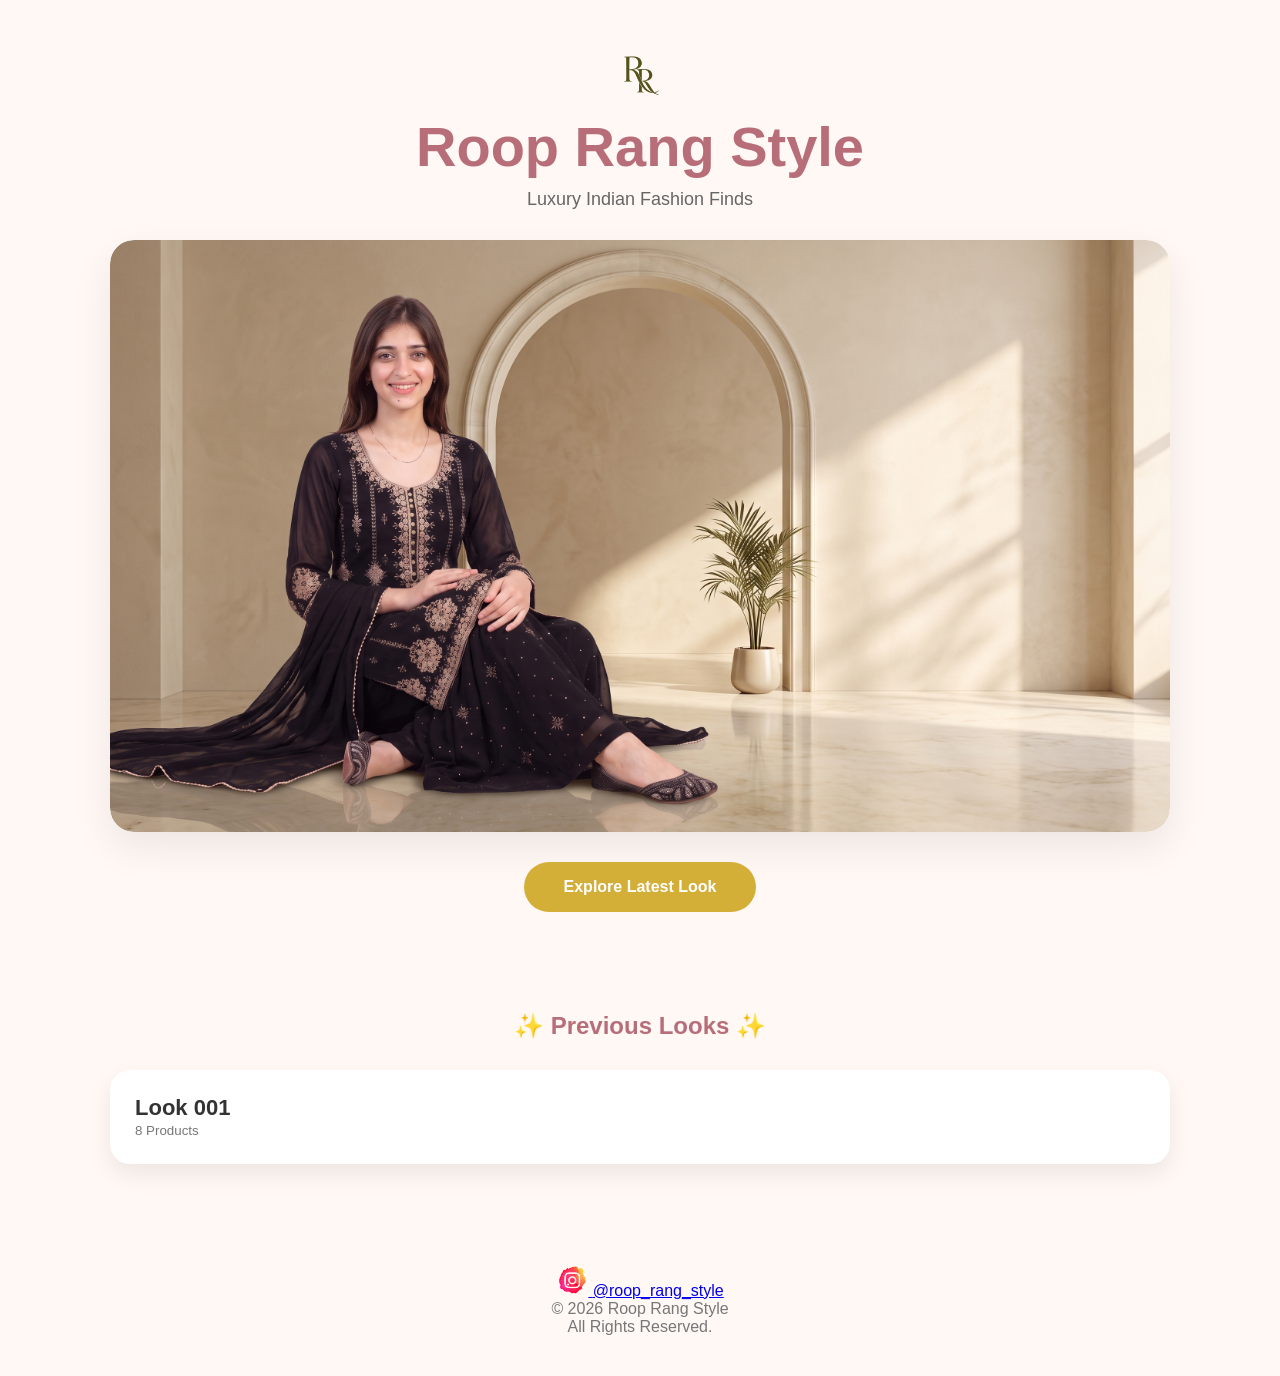
<file: index.html>
<!DOCTYPE html>
<html lang="hi">
<head>
  <link rel="icon" href="favicon.png">
  <meta charset="UTF-8" />
  <meta name="viewport" content="width=device-width, initial-scale=1.0" />
  <title>Roop Rang Style</title>
  <link rel="stylesheet" href="style.css" />
</head>
<body>

  <header class="hero">
  <div class="brand">
  <img src="rr-logo.png" alt="Rang Roop Style Logo" class="brand-logo" width="70" height="70">
    <div>
      <h1>Roop Rang Style</h1>
      <p>Luxury Indian Fashion Finds</p>
    </div>
  </div>

    <div class="hero-card">
      <img src="images/hero-banner.jpg" alt="Roop Rang Style Hero Banner">
    </div>

    <a href="look001.html" class="main-btn">Explore Latest Look</a>
  </header>

  <section class="looks">
    <h2>✨ Previous Looks ✨</h2>

    <div class="look-grid">
      <a href="look001.html" class="look-card">
        <span>Look 001</span>
        <small>8 Products</small>
      </a>

      
    </div>
  </section>

  

  <footer class="footer">

  <div class="footer-social">
    <a href="https://instagram.com/roop_rang_style" target="_blank">
      <img src="images/instagram.png" alt="Instagram" style="width:32px;height:32px;max-width:32px;max-height:32px;object-fit:contain;">
      <span>@roop_rang_style</span>
    </a>
  </div>

  <p>
    © 2026 Roop Rang Style<br>
    All Rights Reserved.
  </p>

  </footer>
</file>
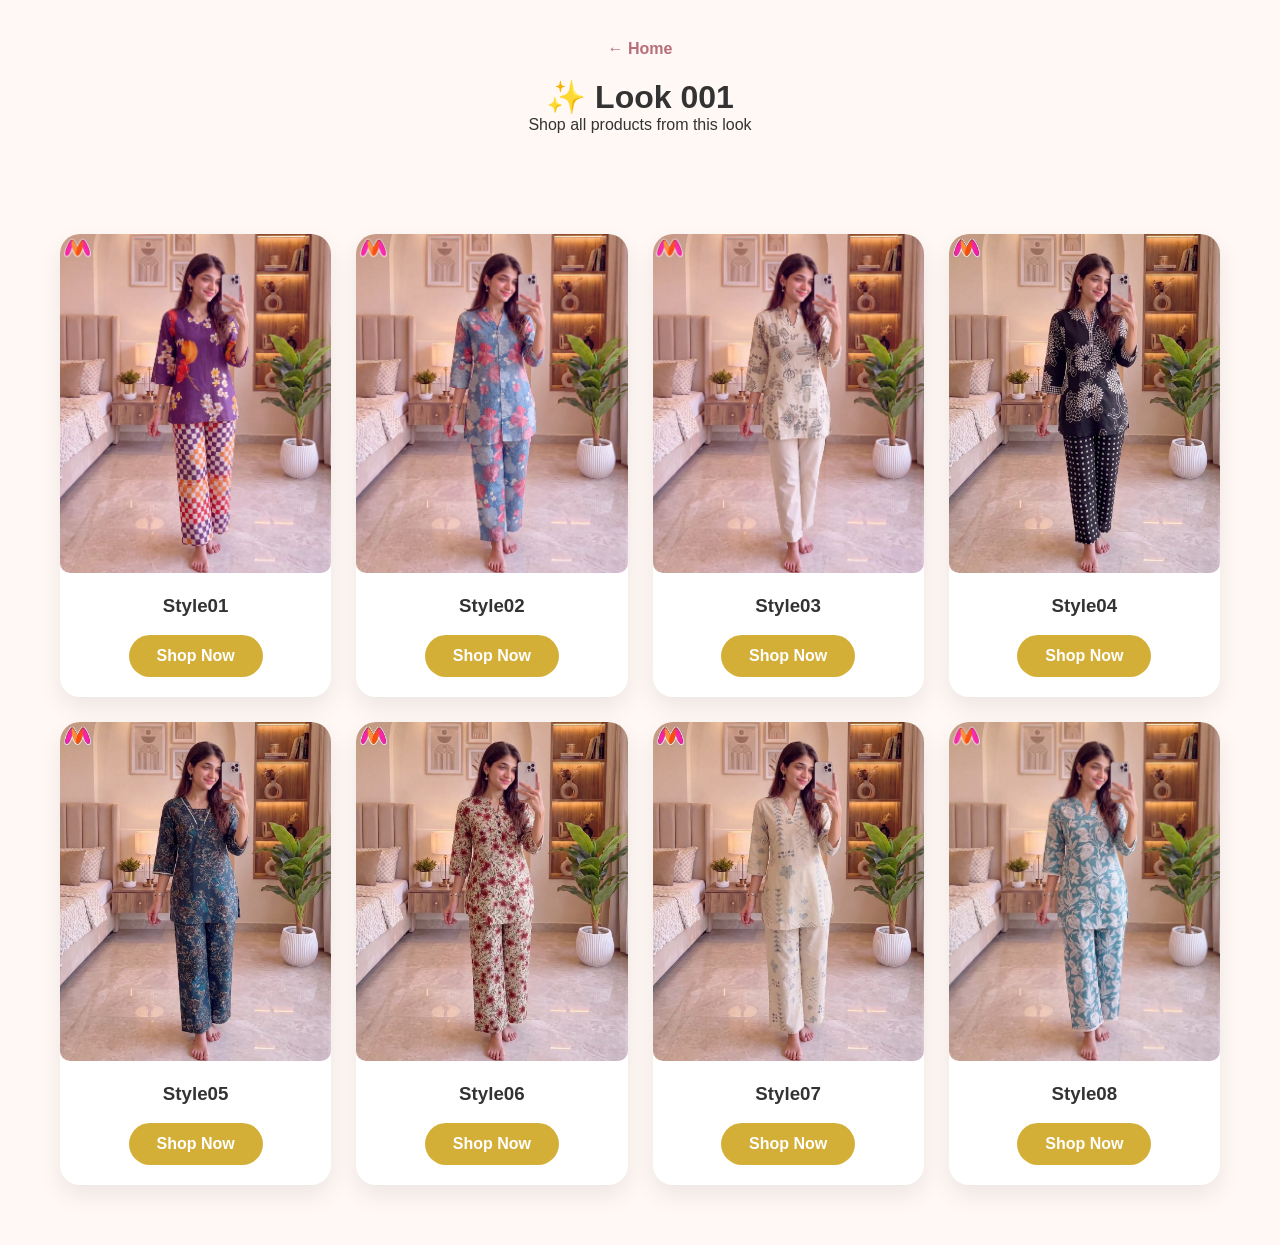
<file: look001.html>
<!DOCTYPE html>
<html lang="hi">
<head>
  <meta charset="UTF-8">
  <meta name="viewport" content="width=device-width, initial-scale=1.0">
  <title>Look 001 - Roop Rang Style</title>
  <link rel="stylesheet" href="style.css">
</head>
<body>

  <header class="look-header">
    <a href="index.html" class="back-btn">← Home</a>
    <h1>✨ Look 001</h1>
    <p>Shop all products from this look</p>
  </header>

  <section class="product-grid">

    <div class="product-card">
      <img src="./images/Style01.jpg" alt="Style01">
      <h3>Style01</h3>
      <a href="https://myntr.it/YoivhSO" class="shop-btn" target="_blank">Shop Now</a>
    </div>

    <div class="product-card">
      <img src="./images/Style02.jpg" alt="Style02">
      <h3>Style02</h3>
      <a href="https://myntr.it/44BF8Mh" class="shop-btn" target="_blank">Shop Now</a>
    </div>

    <div class="product-card">
      <img src="./images/Style03.jpg" alt="Style03">
      <h3>Style03</h3>
      <a href="https://myntr.it/KMGOMdb" class="shop-btn" target="_blank">Shop Now</a>
    </div>

    <div class="product-card">
      <img src="./images/Style04.jpg" alt="Style04">
      <h3>Style04</h3>
      <a href="https://myntr.it/8L0cjB3" class="shop-btn" target="_blank">Shop Now</a>
    </div>

    <div class="product-card">
      <img src="./images/Style05.jpg" alt="Style05">
      <h3>Style05</h3>
      <a href="https://myntr.it/rKy4ZMW" class="shop-btn" target="_blank">Shop Now</a>
    </div>

    <div class="product-card">
      <img src="./images/Style06.jpg" alt="Style06">
      <h3>Style06</h3>
      <a href="https://myntr.it/n04vSq6" class="shop-btn" target="_blank">Shop Now</a>
    </div>

    <div class="product-card">
      <img src="./images/Style07.jpg" alt="Style07">
      <h3>Style07</h3>
      <a href="https://myntr.it/Ywve8Tw" class="shop-btn" target="_blank">Shop Now</a>
    </div>

    <div class="product-card">
      <img src="./images/Style08.jpg" alt="Style08">
      <h3>Style08</h3>
      <a href="https://myntr.it/eN9Wr92" class="shop-btn" target="_blank">Shop Now</a>
    </div>

    

  </section>

</body>
</html>
</file>
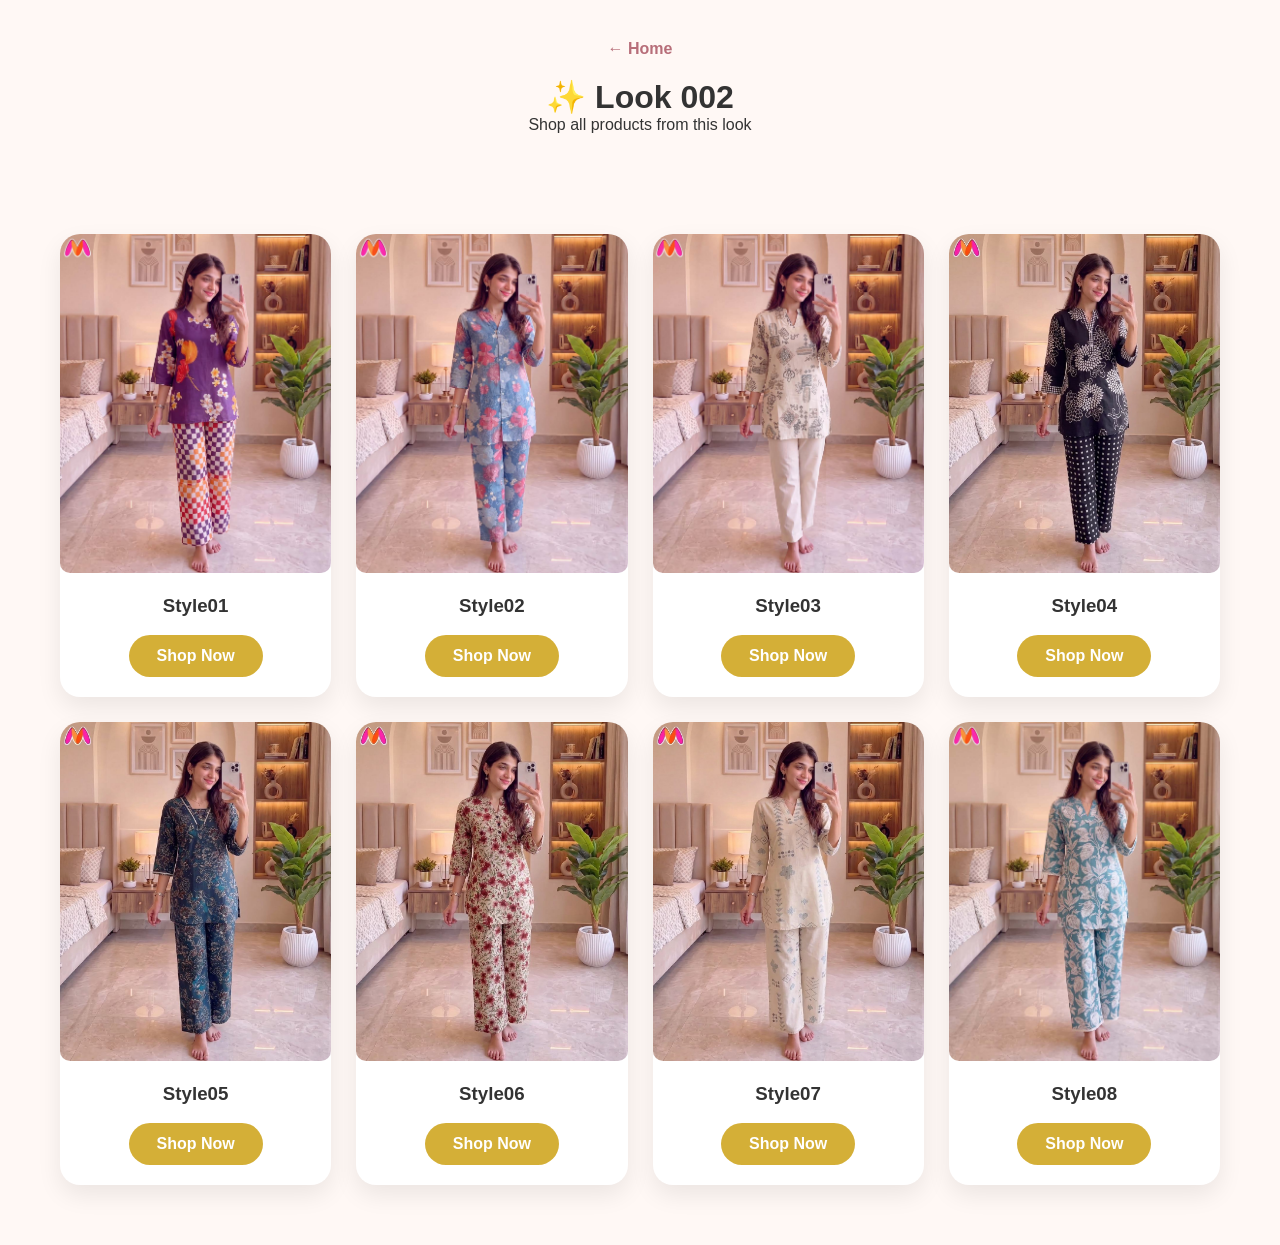
<file: look002.html>
<!DOCTYPE html>
<html lang="hi">
<head>
  <meta charset="UTF-8">
  <meta name="viewport" content="width=device-width, initial-scale=1.0">
  <title>Look 002 - Roop Rang Style</title>
  <link rel="stylesheet" href="style.css">
</head>
<body>

  <header class="look-header">
    <a href="index.html" class="back-btn">← Home</a>
    <h1>✨ Look 002</h1>
    <p>Shop all products from this look</p>
  </header>

  <section class="product-grid">

    <div class="product-card">
      <img src="./images/Style01.jpg" alt="Style01">
      <h3>Style01</h3>
      <a href="https://myntr.it/YoivhSO" class="shop-btn" target="_blank">Shop Now</a>
    </div>

    <div class="product-card">
      <img src="./images/Style02.jpg" alt="Style02">
      <h3>Style02</h3>
      <a href="https://myntr.it/44BF8Mh" class="shop-btn" target="_blank">Shop Now</a>
    </div>

    <div class="product-card">
      <img src="./images/Style03.jpg" alt="Style03">
      <h3>Style03</h3>
      <a href="https://myntr.it/KMGOMdb" class="shop-btn" target="_blank">Shop Now</a>
    </div>

    <div class="product-card">
      <img src="./images/Style04.jpg" alt="Style04">
      <h3>Style04</h3>
      <a href="https://myntr.it/8L0cjB3" class="shop-btn" target="_blank">Shop Now</a>
    </div>

    <div class="product-card">
      <img src="./images/Style05.jpg" alt="Style05">
      <h3>Style05</h3>
      <a href="https://myntr.it/rKy4ZMW" class="shop-btn" target="_blank">Shop Now</a>
    </div>

    <div class="product-card">
      <img src="./images/Style06.jpg" alt="Style06">
      <h3>Style06</h3>
      <a href="https://myntr.it/n04vSq6" class="shop-btn" target="_blank">Shop Now</a>
    </div>

    <div class="product-card">
      <img src="./images/Style07.jpg" alt="Style07">
      <h3>Style07</h3>
      <a href="https://myntr.it/Ywve8Tw" class="shop-btn" target="_blank">Shop Now</a>
    </div>

    <div class="product-card">
      <img src="./images/Style08.jpg" alt="Style08">
      <h3>Style08</h3>
      <a href="https://myntr.it/eN9Wr92" class="shop-btn" target="_blank">Shop Now</a>
    </div>

    

  </section>

</body>
</html>
</file>
<file: style.css>
*{
    margin:0;
    padding:0;
    box-sizing:border-box;
}

body{
    font-family:Poppins,Arial,sans-serif;
    background:#FFF8F5;
    color:#333;
}

.hero{
    max-width:1100px;
    margin:auto;
    text-align:center;
    padding:40px 20px;
}

.hero h1{
    font-size:56px;
    color:#B76E79;
    margin-bottom:10px;
}

.hero p{
    color:#666;
    font-size:18px;
    margin-bottom:30px;
}

.hero-card{
    background:#fff;
    border-radius:24px;
    overflow:hidden;
    box-shadow:0 15px 40px rgba(0,0,0,.08);
    margin-bottom:30px;
}

.hero-card img{
    width:100%;
    display:block;
    border-radius:24px;
}

.main-btn{
    display:inline-block;
    padding:16px 40px;
    background:#D4AF37;
    color:#fff;
    text-decoration:none;
    border-radius:999px;
    font-weight:600;
}

.looks{
    max-width:1100px;
    margin:60px auto;
    padding:0 20px;
}

.looks h2{
    text-align:center;
    color:#B76E79;
    margin-bottom:30px;
}

.look-grid{
    display:grid;
    grid-template-columns:repeat(auto-fit,minmax(220px,1fr));
    gap:20px;
}

.look-card{
    background:#fff;
    border-radius:20px;
    padding:25px;
    text-decoration:none;
    color:#333;
    box-shadow:0 10px 25px rgba(0,0,0,.08);
    transition:.3s;
}

.look-card:hover{
    transform:translateY(-5px);
}

.look-card span{
    display:block;
    font-size:22px;
    font-weight:700;
}

.look-card small{
    color:#777;
}

footer{
    text-align:center;
    padding:40px;
    color:#777;
}

@media(max-width:768px){

.hero h1{
    font-size:38px;
}

.hero p{
    font-size:16px;
}

.main-btn{
    width:100%;
}

}
.look-header{
    text-align:center;
    padding:40px 20px;
}

.back-btn{
    display:inline-block;
    margin-bottom:20px;
    color:#B76E79;
    text-decoration:none;
    font-weight:600;
}

.product-grid{
    max-width:1200px;
    margin:40px auto;
    padding:20px;
    display:grid;
    grid-template-columns:repeat(auto-fit,minmax(250px,1fr));
    gap:25px;
}

.product-card{
    background:#fff;
    border-radius:20px;
    overflow:hidden;
    box-shadow:0 10px 25px rgba(0,0,0,.08);
    text-align:center;
    padding-bottom:20px;
}

.product-card img{
    width:100%;
    aspect-ratio:4/5;
    object-fit:cover;
    border-radius:10px;
}
.product-card h3{
    margin:18px 0;
}

.shop-btn{
    display:inline-block;
    background:#D4AF37;
    color:#fff;
    padding:12px 28px;
    border-radius:999px;
    text-decoration:none;
    font-weight:600;
    
.brand{
  text-align:center;
  margin-bottom:25px;
}

.brand-logo{
  width:80px;
  height:80px;
  object-fit:contain;
  display:block;
  margin:0 auto 10px;
}

.brand h1{
  margin:0;
}

.brand p{
  margin-top:4px;
}

.brand{
  text-align:center;
  margin-bottom:25px;
}
    
.brand-logo{
  width:100px !important;
  height:100px !important;
  max-width:100px !important;
  object-fit:contain;
  display:block;
  margin:0 auto 18px;
}

.hero-card img{
    width:100%;
    max-width:520px;
    height:auto;
    display:block;
    margin:0 auto;
}

.footer{
    margin-top:60px;
    padding:35px 20px;
    text-align:center;
    background:#fff;
    border-top:1px solid rgba(0,0,0,.08);
}

.footer-social a{
    display:inline-flex;
    align-items:center;
    gap:10px;
    text-decoration:none;
    color:#C13584;
    font-weight:600;
    font-size:17px;
    transition:.3s;
}

.footer-social a:hover{
    opacity:.8;
}

.footer-social img{
    width:24px;
    height:24px;
    object-fit:contain;
}

.footer p{
    margin-top:18px;
    color:#888;
    font-size:14px;
}
.footer-social{
  display:flex !important;
  justify-content:center !important;
  align-items:center !important;
  margin-bottom:15px;
}

.footer-social a{
  display:flex !important;
  align-items:center !important;
  gap:10px;
  text-decoration:none;
}

.footer-social img{
  width:32px !important;
  height:32px !important;
  max-width:32px !important;
  object-fit:contain;
}

.footer-social span{
  font-size:16px;
  font-weight:600;
  color:#B76E79;
}

.footer p{
  text-align:center;
  font-size:14px;
  color:#777;
}
    .footer-social a img{
  width:32px !important;
  height:32px !important;
  max-width:32px !important;
  max-height:32px !important;
  display:inline-block !important;
  object-fit:contain !important;
}

.footer-social a{
  display:inline-flex !important;
  align-items:center !important;
  justify-content:center !important;
  gap:8px !important;
}

.footer-social{
  text-align:center !important;
}

.footer{
  text-align:center !important;
}
.hero-card img{
  width:100%;
  max-width:540px;
  height:auto;
  display:block;
  margin:0 auto;
}

.footer-social a{
  color:#B76E79 !important;
  text-decoration:none !important;
}

.footer{
  margin-top:30px !important;
}
/* ===== HOME PAGE FINAL POLISH ===== */

.hero{
  padding-top:25px !important;
}

.brand-logo{
  width:85px !important;
  height:85px !important;
  max-width:85px !important;
  margin-bottom:12px !important;
}

.hero-card{
  padding:25px !important;
  max-width:950px;
  margin:0 auto 30px;
}

.hero-card img{
  width:100%;
  max-width:520px !important;
  height:auto;
  display:block;
  margin:0 auto;
  filter:drop-shadow(0 15px 28px rgba(0,0,0,.12));
}

.main-btn{
  box-shadow:0 12px 28px rgba(212,175,55,.35);
  transition:.3s ease;
}

.look-card{
  min-height:80px;
  display:flex;
  flex-direction:column;
  justify-content:center;
  box-shadow:0 15px 35px rgba(0,0,0,.08);
}

.footer{
  margin-top:40px !important;
}
.footer{
  margin-top:45px !important;
  padding:25px 20px 35px !important;
  text-align:center !important;
}

.footer-social{
  margin-bottom:8px !important;
}

.footer-social a{
  display:inline-flex !important;
  align-items:center !important;
  justify-content:center !important;
  gap:8px !important;
  color:#B76E79 !important;
  text-decoration:none !important;
  font-size:15px !important;
  font-weight:600 !important;
}

.footer-social img{
  width:26px !important;
  height:26px !important;
  max-width:26px !important;
}

.footer p{
  margin-top:6px !important;
  font-size:12px !important;
  color:#777 !important;
}
.footer-social img{
  width:32px !important;
  height:32px !important;
  max-width:32px !important;
  max-height:32px !important;
  object-fit:contain !important;
}

.footer-social a{
  display:inline-flex !important;
  align-items:center !important;
  gap:8px !important;
  text-decoration:none !important;
  color:#B76E79 !important;
}

.footer{
  text-align:center !important;
  padding:25px 20px 35px !important;
  margin-top:40px !important;
}

.footer p{
  font-size:12px !important;
  color:#777 !important;
  margin-top:8px !important;
}
.footer-social a{
  font-size:14px !important;
  font-weight:700 !important;
}

.footer-social img{
  width:22px !important;
  height:22px !important;
}
</file>
